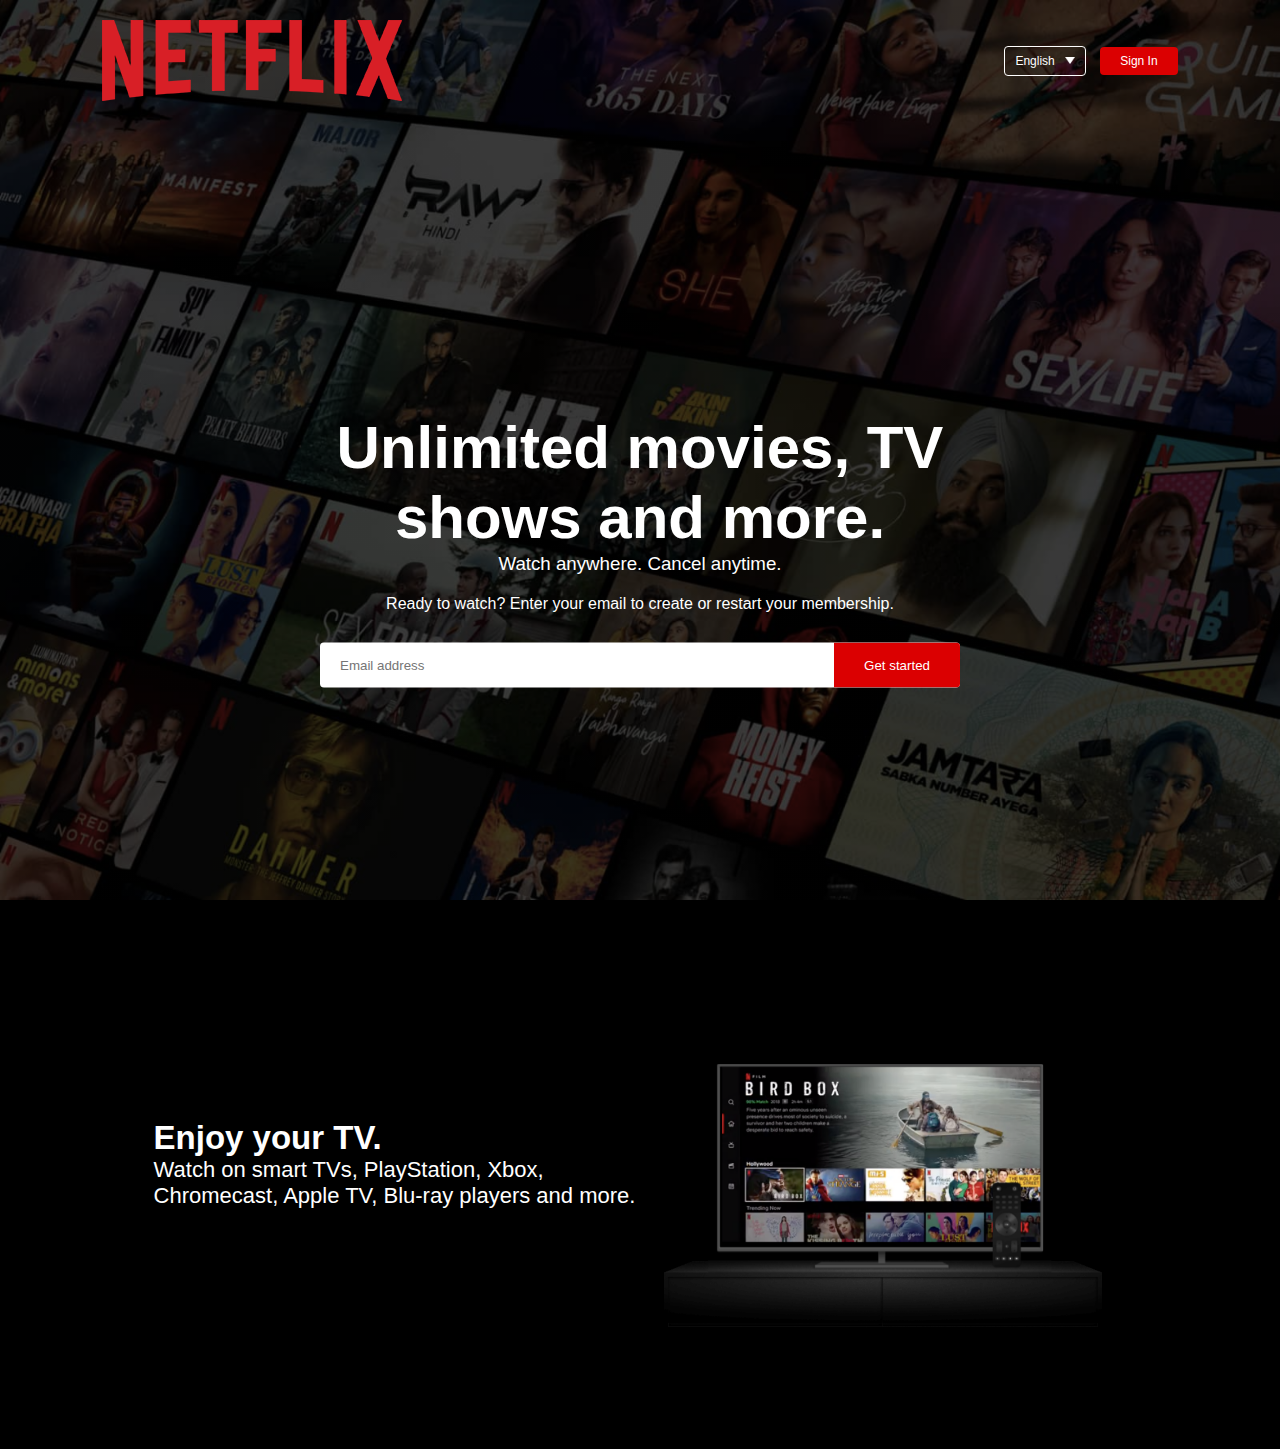
<file: netflix/index.html>
<!DOCTYPE html>
<html lang="en">
<head>
  <meta charset="UTF-8">
  <meta name="viewport" content="width=device-width, initial-scale=1.0">
  <title>netflix</title>
  <link rel="stylesheet" href="style.css">
</head>
<body>
  <div class="header">
    <nav>
      <img src="images/logo.png">
      <div>
        <button class="language-btn">English <img src="images/down-icon.png"></button>
        <button>Sign In</button>
      </div>
    </nav>
    <div class="header-content">
      <h1>Unlimited movies, TV shows and more.</h1>
      <h3>Watch anywhere. Cancel anytime.</h3>
      <p>Ready to watch? Enter your email to create or restart your membership.</p>
      <form action="" class="email-signup">
        <input type="email" name="email" id="email" placeholder="Email address" required>
        <button type="submit">Get started</button>
      </form>
    </div>
  </div>
  <div class="features">
    <div class="row">
      <div class="text-col">
        <h2>Enjoy your TV.</h2>
        <p>
          Watch on smart TVs, PlayStation, Xbox, Chromecast, Apple TV, Blu-ray players and more.
        </p>
      </div>
      <div class="img-col">
        <img src="images/feature-1.png">
      </div>
    </div>
  </div>
</body>
</html>
</file>
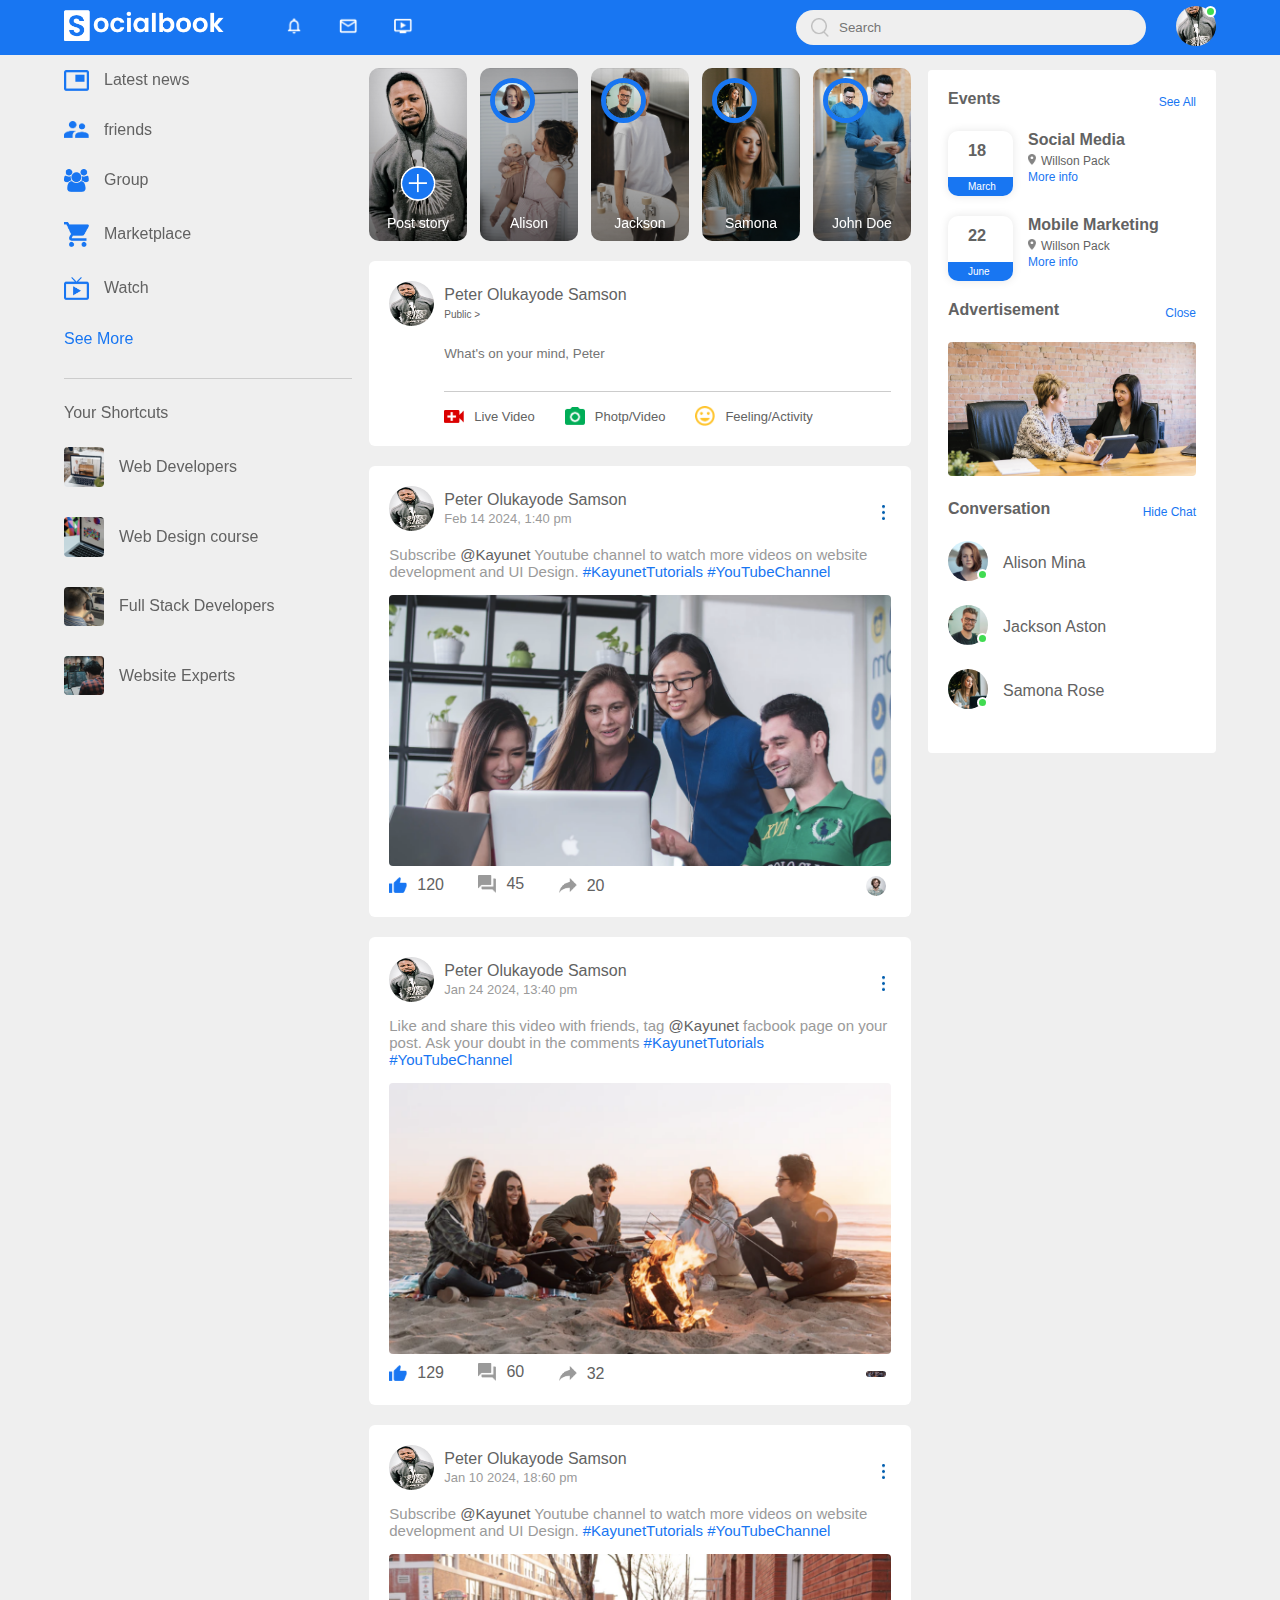
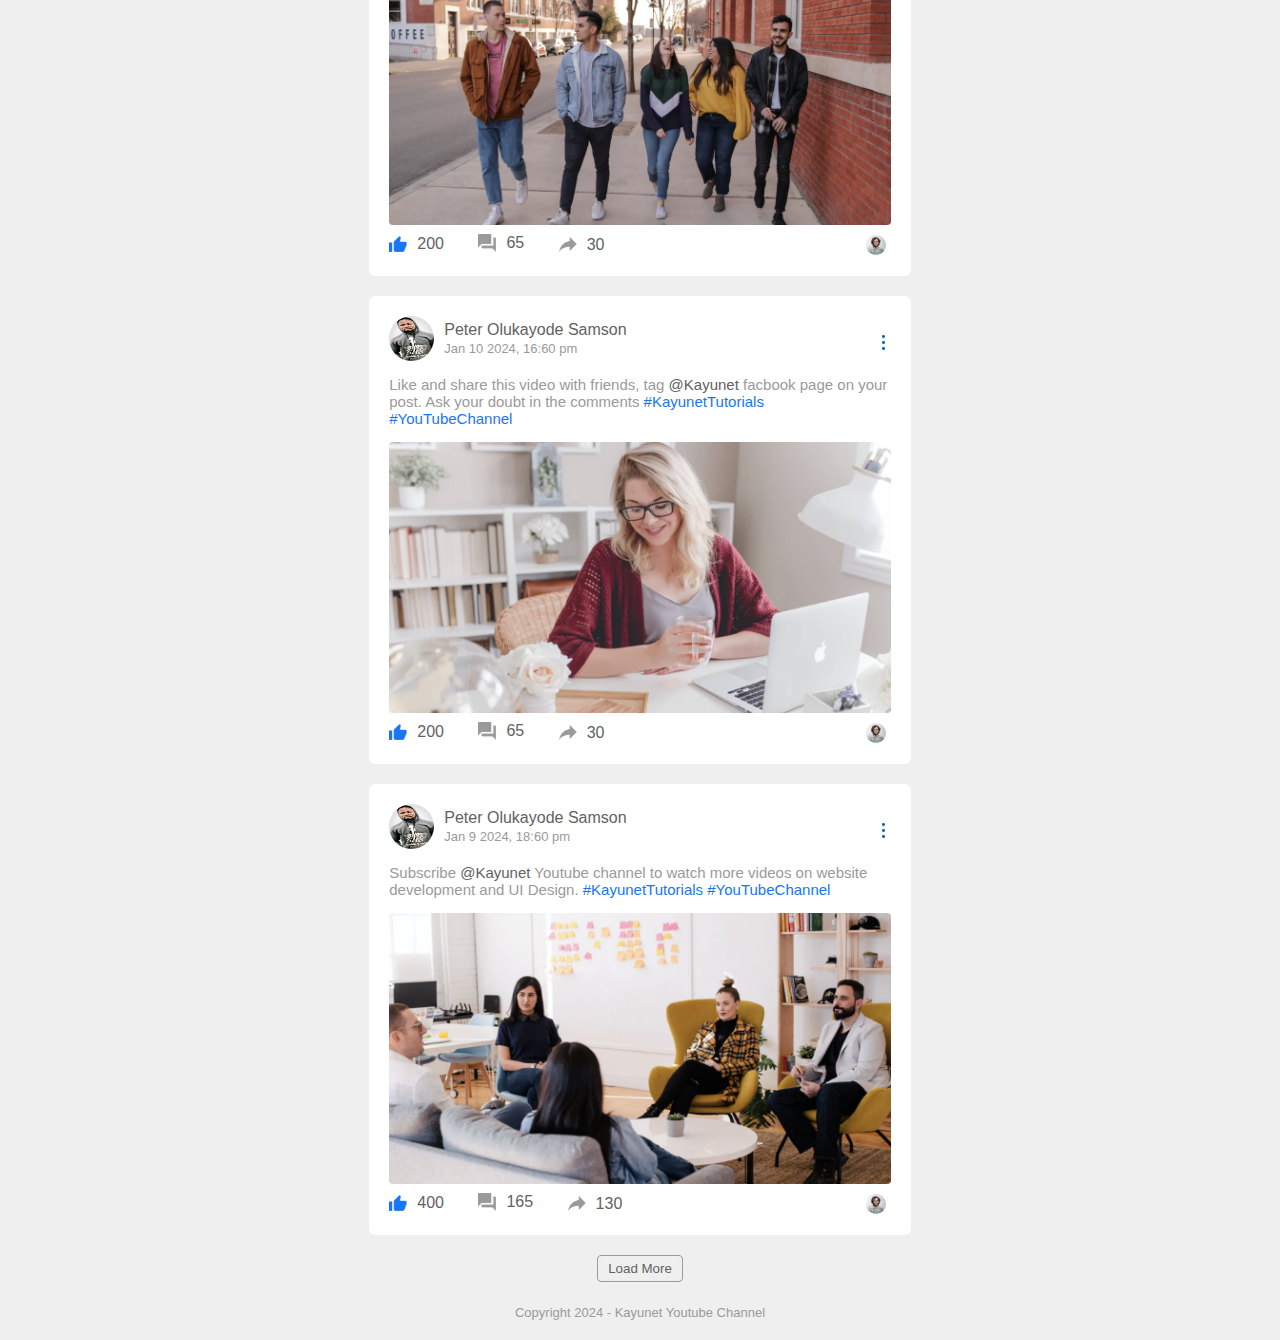
<file: socialbook/index.html>
<!DOCTYPE html>
<html lang="en">
<head>
  <meta charset="UTF-8">
  <meta name="viewport" content="width=device-width, initial-scale=1.0">
  <title>SocialBook</title>
  <link rel="stylesheet" href="style.css">
</head>
<body>
  <!----------Header---------->
    <nav>
      <div class="nav-left">
         <a href="index.html"><img src="images/logo.png" class="logo"></a>
         <ul>
            <li><img src="images/notification.png"></li>
            <li><img src="images/inbox.png"></li>
            <li><img src="images/video.png"></li>
         </ul>
      </div>
      <div class="nav-right">
        <div class="search-box">
          <img src="images/search.png">
          <input type="text" placeholder="Search">
        </div>
        <div class="nav-user-icon online" onclick="settingsMenuToggle()">
          <img src="images/samson2.jpg">
        </div>
      </div>

      <!-------Settings Menu------->
      <div class="settings-menu">
        <div id="dark-btn">
          <span></span>
        </div>

        <div class="settings-menu-inner">
          <div class="user-profile">
            <img src="images/samson2.jpg">
            <div>
              <p>Peter Olukayode Samson</p>
              <a href="profile.html">See your profile</a>
            </div>
          </div>
          <hr>
          <div class="user-profile">
            <img src="images/feedback.png">
            <div>
              <p>Give Feedback</p>
              <a href="">Help us to improve the new design</a>
            </div>
          </div>
          <hr>

          <div class="settings-links">
            <img src="images/setting.png" class="settings-icon">
            <a href="#">Settings & Privacy <img src="images/arrow.png" width="10px"></a>
          </div><div class="settings-links">
            <img src="images/help.png" class="settings-icon">
            <a href="#">Help & Support <img src="images/arrow.png" width="10px"></a>
          </div>
          <div class="settings-links">
            <img src="images/display.png" class="settings-icon">
            <a href="#">Display & Accessibilty <img src="images/arrow.png" width="10px"></a>
          </div>
          <div class="settings-links">
            <img src="images/logout.png" class="settings-icon">
            <a href="#">logout <img src="images/arrow.png" width="10px"></a>
          </div>

          </div>
        
        </div>

      </div>
    </nav>
  <!----------Header closed---------->

  <!--------------Main Page------------>
    <div class="container">
      <!----------------- Left-sidebar--------------->
      <div class="left-sidebar">
        <div class="imp-links">
            <a href=""><img src="images/news.png">Latest news</a>
            <a href=""><img src="images/friends.png">friends</a>
            <a href=""><img src="images/group.png">Group</a>
            <a href=""><img src="images/marketplace.png">Marketplace</a>
            <a href=""><img src="images/watch.png">Watch</a>
            <a href="">See More</a>
        </div>
        <div class="shortcut-links">
            <p>Your Shortcuts</p>
            <a href=""><img src="images/shortcut-1.png"> Web Developers</a>
            <a href=""><img src="images/shortcut-2.png"> Web Design course</a>
            <a href=""><img src="images/shortcut-3.png"> Full Stack Developers</a>
            <a href=""><img src="images/shortcut-4.png"> Website Experts</a>
        </div>
      </div>
      <!----------------- Main Content--------------->
      <div class="main-content">

        <div class="story-gallery">
          <div class="story story1">
            <img src="images/upload.png">
            <p>Post story</p>
          </div>
          <div class="story story2">
            <img src="images/member-1.png">
            <p>Alison</p>
          </div>
          <div class="story story3">
            <img src="images/member-2.png">
            <p>Jackson</p>
          </div>
          <div class="story story4">
            <img src="images/member-3.png">
            <p>Samona</p>
          </div>
          <div class="story story5">
            <img src="images/member-4.png">
            <p>John Doe</p>
          </div>
        </div>

        <div class="write-post-container">
          <div class="user-profile">
            <img src="images/samson2.jpg">
            <div>
              <p>Peter Olukayode Samson</p>
              <small>Public ></small>
            </div>
          </div>

          <div class="post-input-container">
          <textarea name="" id="" rows="3" placeholder="What's on your mind, Peter"></textarea>
          <div class="add-post-link">
            <a href=""><img src="images/live-video.png"> Live Video</a>
            <a href=""><img src="images/photo.png"> Photp/Video</a>
            <a href=""><img src="images/feeling.png"> Feeling/Activity</a>
          </div>
          </div>

        </div>

        <div class="post-container">
          <div class="post-row">
            <div class="user-profile">
              <img src="images/samson2.jpg">
              <div>
                <p>Peter Olukayode Samson</p>
                <span>Feb 14 2024, 1:40 pm</span>
              </div>
            </div>
            <a href=""><img src="images/more.png" alt=""></a>
          </div>
          <p class="post-text">Subscribe <span>@Kayunet</span> Youtube channel to watch more videos on website development and UI Design. <a href="">#KayunetTutorials</a> <a href="">#YouTubeChannel</a></p>
          <img src="images/feed-image-1.png" class="post-img" alt="">

          <div class="post-row">
            <div class="activity-icons">
              <div><img src="images/like-blue.png"> 120</div>
              <div><img src="images/comments.png"> 45</div>
              <div><img src="images/share.png"> 20</div>
            </div>
            <div class="post-profile-icon">
              <img src="images/profile-pic.png">
            </div>
          </div>
        </div>

        <div class="post-container">
          <div class="post-row">
            <div class="user-profile">
              <img src="images/samson2.jpg">
              <div>
                <p>Peter Olukayode Samson</p>
                <span>Jan 24 2024, 13:40 pm</span>
              </div>
            </div>
            <a href=""><img src="images/more.png" alt=""></a>
          </div>
          <p class="post-text">Like and share this video with friends, tag <span>@Kayunet</span> facbook page on your post. Ask your doubt in the comments <a href="">#KayunetTutorials</a> <a href="">#YouTubeChannel</a></p>
          <img src="images/feed-image-2.png" class="post-img" alt="">

          <div class="post-row">
            <div class="activity-icons">
              <div><img src="images/like-blue.png"> 129</div>
              <div><img src="images/comments.png"> 60</div>
              <div><img src="images/share.png"> 32</div>
            </div>
            <div class="post-profile-icon">
              <img src="images/cover.png">
            </div>
          </div>
        </div>

        <div class="post-container">
          <div class="post-row">
            <div class="user-profile">
              <img src="images/samson2.jpg">
              <div>
                <p>Peter Olukayode Samson</p>
                <span>Jan 10 2024, 18:60 pm</span>
              </div>
            </div>
            <a href=""><img src="images/more.png" alt=""></a>
          </div>
          <p class="post-text">Subscribe <span>@Kayunet</span> Youtube channel to watch more videos on website development and UI Design. <a href="">#KayunetTutorials</a> <a href="">#YouTubeChannel</a></p>
          <img src="images/feed-image-3.png" class="post-img" alt="">

          <div class="post-row">
            <div class="activity-icons">
              <div><img src="images/like-blue.png"> 200</div>
              <div><img src="images/comments.png"> 65</div>
              <div><img src="images/share.png"> 30</div>
            </div>
            <div class="post-profile-icon">
              <img src="images/profile-pic.png">
            </div>
          </div>
        </div>

        <div class="post-container">
          <div class="post-row">
            <div class="user-profile">
              <img src="images/samson2.jpg">
              <div>
                <p>Peter Olukayode Samson</p>
                <span>Jan 10 2024, 16:60 pm</span>
              </div>
            </div>
            <a href=""><img src="images/more.png" alt=""></a>
          </div>
          <p class="post-text">Like and share this video with friends, tag <span>@Kayunet</span> facbook page on your post. Ask your doubt in the comments <a href="">#KayunetTutorials</a> <a href="">#YouTubeChannel</a></p>
          <img src="images/feed-image-4.png" class="post-img" alt="">

          <div class="post-row">
            <div class="activity-icons">
              <div><img src="images/like-blue.png"> 200</div>
              <div><img src="images/comments.png"> 65</div>
              <div><img src="images/share.png"> 30</div>
            </div>
            <div class="post-profile-icon">
              <img src="images/profile-pic.png">
            </div>
          </div>
        </div>

        <div class="post-container">
          <div class="post-row">
            <div class="user-profile">
              <img src="images/samson2.jpg">
              <div>
                <p>Peter Olukayode Samson</p>
                <span>Jan 9 2024, 18:60 pm</span>
              </div>
            </div>
            <a href=""><img src="images/more.png" alt=""></a>
          </div>
          <p class="post-text">Subscribe <span>@Kayunet</span> Youtube channel to watch more videos on website development and UI Design. <a href="">#KayunetTutorials</a> <a href="">#YouTubeChannel</a></p>
          <img src="images/feed-image-5.png" class="post-img" alt="">

          <div class="post-row">
            <div class="activity-icons">
              <div><img src="images/like-blue.png"> 400</div>
              <div><img src="images/comments.png"> 165</div>
              <div><img src="images/share.png"> 130</div>
            </div>
            <div class="post-profile-icon">
              <img src="images/profile-pic.png">
            </div>
          </div>
        </div>

        <button type="button" class="load-more-btn">Load More</button>

      </div>


      <!----------------- Right-sidebar--------------->
      <div class="right-sidebar">

        <div class="sidebar-title">
          <h4>Events</h4>
          <a href="">See All</a>
        </div>

        <div class="event">
          <div class="left-event">
            <h3>18</h3>
            <span>March</span>
          </div>
          <div class="right-event">
            <h4>Social Media</h4>
            <p><img src="images/location.png" alt="">Willson Pack</img></p>
            <a href="">More info</a>
          </div>
        </div>
        <div class="event">
          <div class="left-event">
            <h3>22</h3>
            <span>June</span>
          </div>
          <div class="right-event">
            <h4>Mobile Marketing</h4>
            <p><img src="images/location.png" alt="">Willson Pack</img></p>
            <a href="">More info</a>
          </div>
        </div>
        <div class="sidebar-title">
          <h4>Advertisement</h4>
          <a href="">Close</a>
        </div>
        <img src="images/advertisement.png" class="sidebar-ads">

        <div class="sidebar-title">  
          <h4>Conversation</h4>
          <a href="">Hide Chat</a>
        </div>

        <div class="online-list">
          <div class="online">
            <img src="images/member-1.png">
          </div>
          <p>Alison Mina</p>
        </div><div class="online-list">
          <div class="online">
            <img src="images/member-2.png">
          </div>
          <p>Jackson Aston</p>
        </div><div class="online-list">
          <div class="online">
            <img src="images/member-3.png">
          </div>
          <p>Samona Rose</p> 
        </div>

      </div>
    </div>
    <footer>
      <p>Copyright 2024 - Kayunet Youtube Channel</p>
  </footer>

  <script src="script.js">
    
  </script>

</body>
</html>
</file>
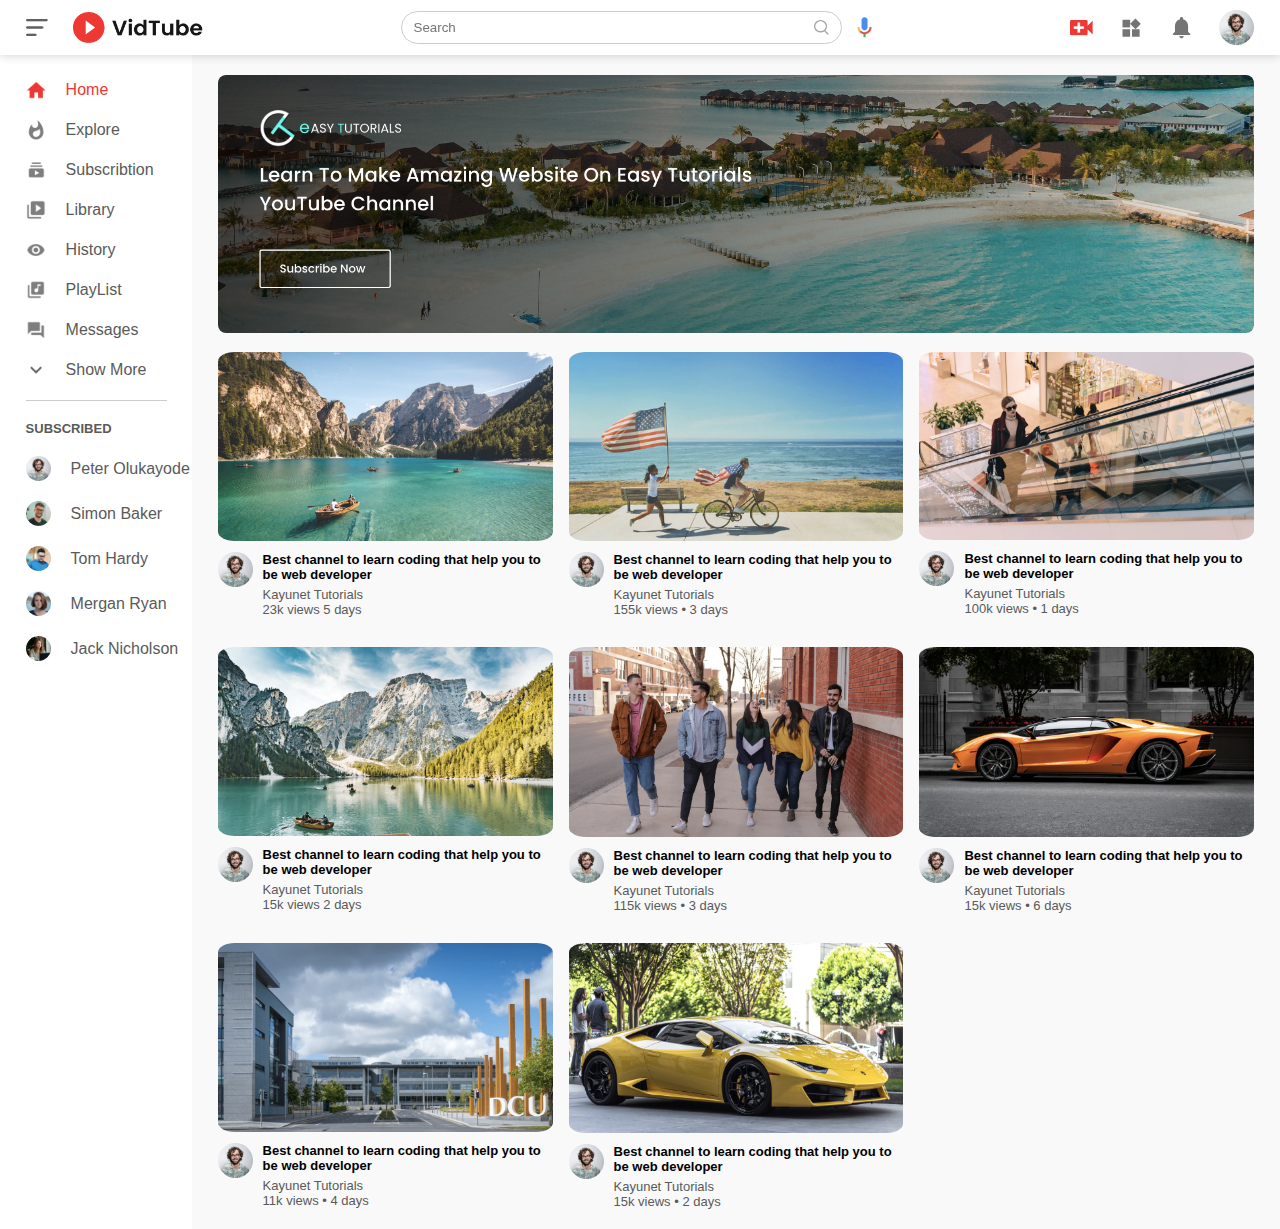
<file: vidTube/index.html>
<!DOCTYPE html>
<html lang="en">
<head>
  <meta charset="UTF-8">
  <meta name="viewport" content="width=device-width, initial-scale=1.0">
  <title>Video Sharing Website - Kayunet Youtube Channel</title>
  <link rel="stylesheet" href="style.css">
</head>
<body>
  <nav class="flex-div">
    <div class="nav-left flex-div">
      <img src="images/menu.png" class="menu-icon">
      <img src="images/logo.png" class="logo">
    </div>
    <div class="nav-middle flex-div">
      <div class="search-box flex-div">
        <input type="text" placeholder="Search">
        <img src="images/search.png">
      </div>
      <img src="images/voice-search.png" class="mic-icon">
    </div>
    <div class="nav-right flex-div">
      <img src="images/upload.png">
      <img src="images/more.png">
      <img src="images/notification.png">
      <img src="images/Jack.png" class="user-icon">
    </div>
  </nav>
  <!---------Sidebar------------ ------>
  <div class="sidebar">
    <div class="shortcut-links">
      <a href=""><img src="images/home.png"><p>Home</p></a>
      <a href=""><img src="images/explore.png"><p>Explore</p></a>
      <a href=""><img src="images/subscriprion.png"><p>Subscribtion</p></a>
      <a href=""><img src="images/library.png"><p>Library</p></a>
      <a href=""><img src="images/history.png"><p>History</p></a>
      <a href=""><img src="images/playlist.png"><p>PlayList</p></a>
      <a href=""><img src="images/messages.png"><p>Messages</p></a>
      <a href=""><img src="images/show-more.png"><p>Show More</p></a>
      <hr>
    </div>
    <div class="subscribed-list">
      <h3>SUBSCRIBED</h3>
      <a href=""><img src="images/Jack.png"><p>Peter Olukayode</p></a>
      <a href=""><img src="images/simon.png"><p>Simon Baker</p></a>
      <a href=""><img src="images/tom.png"><p>Tom Hardy</p></a>
      <a href=""><img src="images/megan.png"><p>Mergan Ryan</p></a>
      <a href=""><img src="images/cameron.png"><p>Jack Nicholson</p></a>
    </div>
  </div>

  <!--------------Main---------------------->
  <div class="container">
    <div class="banner">
      <img src="images/banner.png">
    </div>
    <div class="list-container">
      <div class="vid-list">
        <a href=""><img src="images/thumbnail1.png" class="thumbnail"></a>
        <div class="flex-div">
          <img src="images/Jack.png">
          <div class="vid-info">
            <a href="">Best channel to learn coding that help you to be web developer</a>
            <p>Kayunet Tutorials</p>
            <p>23k views 5 days </p>
          </div>
        </div>

      </div>
      <div class="vid-list">
        <a href=""><img src="images/thumbnail2.png" class="thumbnail"></a>
        <div class="flex-div">
          <img src="images/Jack.png">
          <div class="vid-info">
            <a href="">Best channel to learn coding that help you to be web developer</a>
            <p>Kayunet Tutorials</p>
            <p>155k views &bull; 3 days </p>
          </div>
        </div>
        
      </div>
      <div class="vid-list">
        <a href=""><img src="images/thumbnail3.png" class="thumbnail"></a>
        <div class="flex-div">
          <img src="images/Jack.png">
          <div class="vid-info">
            <a href="">Best channel to learn coding that help you to be web developer</a>
            <p>Kayunet Tutorials</p>
            <p>100k views &bull; 1 days </p>
          </div>
        </div>
        
      </div>
      <div class="vid-list">
        <a href=""><img src="images/thumbnail4.png" class="thumbnail"></a>
        <div class="flex-div">
          <img src="images/Jack.png">
          <div class="vid-info">
            <a href="">Best channel to learn coding that help you to be web developer</a>
            <p>Kayunet Tutorials</p>
            <p>15k views 2 days </p>
          </div>
        </div>
        
      </div>
      <div class="vid-list">
        <a href=""><img src="images/thumbnail5.png" class="thumbnail"></a>
        <div class="flex-div">
          <img src="images/Jack.png">
          <div class="vid-info">
            <a href="">Best channel to learn coding that help you to be web developer</a>
            <p>Kayunet Tutorials</p>
            <p>115k views &bull; 3 days </p>
          </div>
        </div>
        
      </div>
      <div class="vid-list">
        <a href=""><img src="images/thumbnail6.png" class="thumbnail"></a>
        <div class="flex-div">
          <img src="images/Jack.png">
          <div class="vid-info">
            <a href="">Best channel to learn coding that help you to be web developer</a>
            <p>Kayunet Tutorials</p>
            <p>15k views &bull; 6 days </p>
          </div>
        </div>
        
      </div>
      <div class="vid-list">
        <a href=""><img src="images/thumbnail7.png" class="thumbnail"></a>
        <div class="flex-div">
          <img src="images/Jack.png">
          <div class="vid-info">
            <a href="">Best channel to learn coding that help you to be web developer</a>
            <p>Kayunet Tutorials</p>
            <p>11k views &bull; 4 days </p>
          </div>
        </div>
        
      </div>
      <div class="vid-list">
        <a href=""><img src="images/thumbnail8.png" class="thumbnail"></a>
        <div class="flex-div">
          <img src="images/Jack.png">
          <div class="vid-info">
            <a href="">Best channel to learn coding that help you to be web developer</a>
            <p>Kayunet Tutorials</p>
            <p>15k views &bull; 2 days </p>
          </div>
        </div>
        
      </div>
    </div>

  </div>

  <script src="script.js"></script>
</body>
</html>
</file>
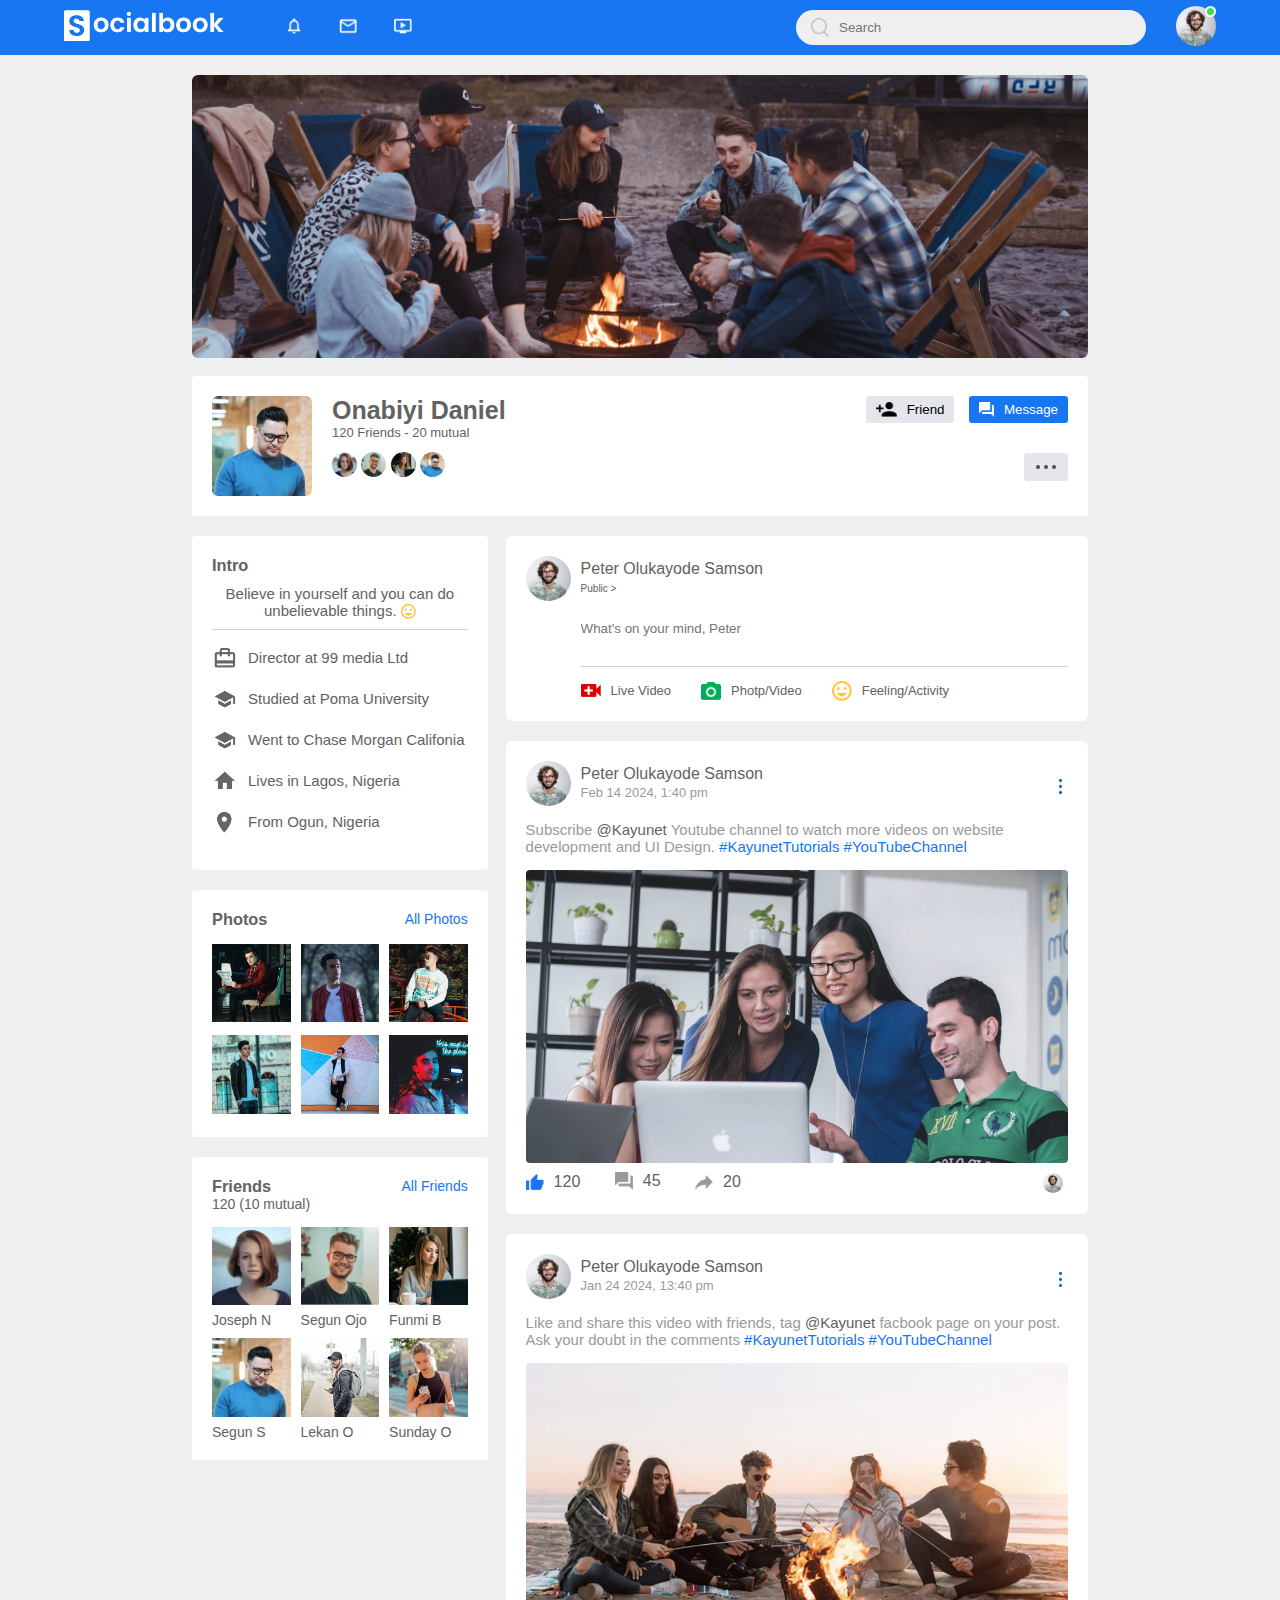
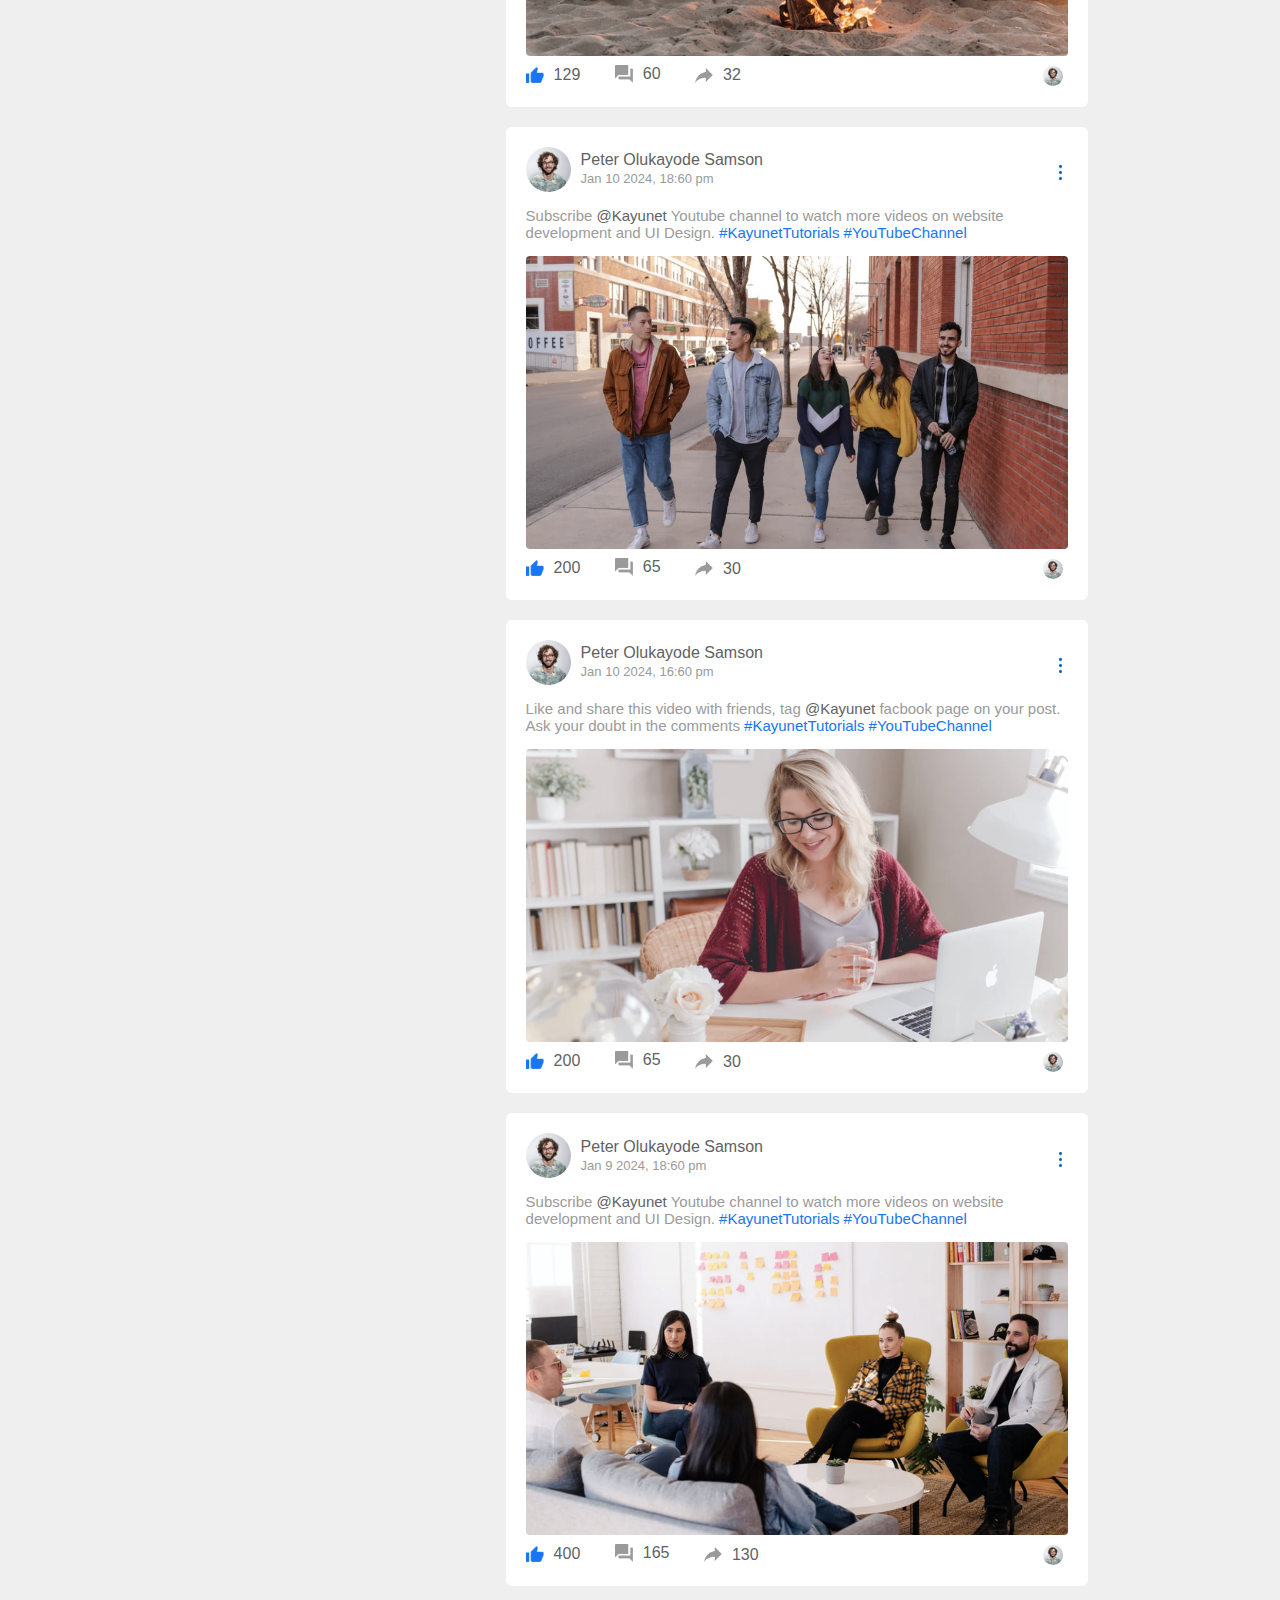
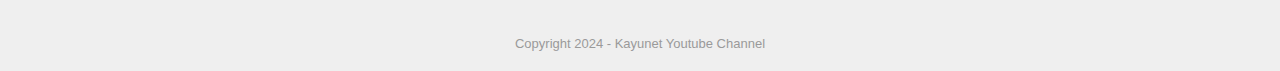
<file: socialbook/profile.html>
<!DOCTYPE html>
<html lang="en">
<head>
  <meta charset="UTF-8">
  <meta name="viewport" content="width=device-width, initial-scale=1.0">
  <title>profile Page</title>
  <link rel="stylesheet" href="style.css">
</head>
<body>
  <!----------Header---------->
    <nav>
      <div class="nav-left">
         <a href="index.html"><img src="images/logo.png" class="logo"></a>
         <ul>
            <li><img src="images/notification.png"></li>
            <li><img src="images/inbox.png"></li>
            <li><img src="images/video.png"></li>
         </ul>
      </div>
      <div class="nav-right">
        <div class="search-box">
          <img src="images/search.png">
          <input type="text" placeholder="Search">
        </div>
        <div class="nav-user-icon online" onclick="settingsMenuToggle()">
          <img src="images/profile-pic.png">
        </div>
      </div>

      <!-------dropdown Settings Menu------->
      <div class="settings-menu">
        <div id="dark-btn">
          <span></span>
        </div>

        <div class="settings-menu-inner">
          <div class="user-profile">
            <img src="images/profile-pic.png">
            <div>
              <p>Peter Olukayode Samson</p>
              <a href="profile.html">See your profile</a>
            </div>
          </div>
          <hr>
          <div class="user-profile">
            <img src="images/feedback.png">
            <div>
              <p>Give Feedback</p>
              <a href="">Help us to improve the new design</a>
            </div>
          </div>
          <hr>

          <div class="settings-links">
            <img src="images/setting.png" class="settings-icon">
            <a href="#">Settings & Privacy <img src="images/arrow.png" width="10px"></a>
          </div><div class="settings-links">
            <img src="images/help.png" class="settings-icon">
            <a href="#">Help & Support <img src="images/arrow.png" width="10px"></a>
          </div>
          <div class="settings-links">
            <img src="images/display.png" class="settings-icon">
            <a href="#">Display & Accessibilty <img src="images/arrow.png" width="10px"></a>
          </div>
          <div class="settings-links">
            <img src="images/logout.png" class="settings-icon">
            <a href="#">logout <img src="images/arrow.png" width="10px"></a>
          </div>

          </div>
        
        </div>

      </div>
    </nav>
  <!----------Header closed---------->

  <!-------------Profile Page------------>
     <div class="profile-container">
      <img class="cover-img" src="images/cover.png" alt="">
      <div class="profile-details">
        <div class="pd-left">
          <div class="pd-row">
            <img src="images/profile.png" class="pd-image">
            <div>
              <h3>Onabiyi Daniel</h3>
              <p>120 Friends - 20 mutual</p>
              <img src="images/member-1.png">
              <img src="images/member-2.png">
              <img src="images/member-3.png">
              <img src="images/member-4.png">
            </div>
          </div>
        </div>
        <div class="pd-right">

          <button type="button"><img src="images/add-friends.png"> Friend</button>
          <button type="button"><img src="images/message.png"> Message</button>
          <br>
          <a href=""><img src="images/more.png"></a>

        </div>
      </div>

      <div class="profile-info">
        <div class="info-col">
          
          <div class="profile-intro">
            <h3>Intro</h3>
            <p class="intro-text">Believe in yourself and you can do unbelievable things. <img src="images/feeling.png"></p>
            <hr>
            <ul>
              <li><img src="images/profile-job.png"> Director at 99 media Ltd</li>
              <li><img src="images/profile-study.png"> Studied at Poma University</li>
              <li><img src="images/profile-study.png"> Went to Chase Morgan Califonia</li>
              <li><img src="images/profile-home.png"> Lives in Lagos, Nigeria</li>
              <li><img src="images/profile-location.png" alt=""> From Ogun, Nigeria</li>
            </ul>
          </div>

          <div class="profile-intro">
            <div class="title-box">
              <h3>Photos</h3>
              <a href="">All Photos</a>
            </div>
            <div class="photo-box">
              <div><img src="images/photo1.png"></div>
              <div><img src="images/photo2.png"></div>
              <div><img src="images/photo3.png"></div>
              <div><img src="images/photo4.png"></div>
              <div><img src="images/photo5.png"></div>
              <div><img src="images/photo6.png"></div>
            </div>
          </div>
          <div class="profile-intro">
            <div class="title-box">
              <h3>Friends</h3>
              <a href="">All Friends</a>
            </div>
            <p>120 (10 mutual)</p>
            <div class="friends-box">
              <div><img src="images/member-1.png"> <p>Joseph N</p></div>
              <div><img src="images/member-2.png"> <p>Segun Ojo</p></div>
              <div><img src="images/member-3.png"> <p>Funmi B</p></div>
              <div><img src="images/member-4.png">  <p>Segun S</p></div>
              <div><img src="images/member-5.png"> <p>Lekan O</p></div>
              <div><img src="images/member-6.png"> <p>Sunday O</p></div>
            </div>
          </div>
        </div>
        <div class="post-col">
          <div class="write-post-container">
            <div class="user-profile">
              <img src="images/profile-pic.png">
              <div>
                <p>Peter Olukayode Samson</p>
                <small>Public ></small>
              </div>
            </div>
  
            <div class="post-input-container">
            <textarea name="" id="" rows="3" placeholder="What's on your mind, Peter"></textarea>
            <div class="add-post-link">
              <a href=""><img src="images/live-video.png"> Live Video</a>
              <a href=""><img src="images/photo.png"> Photp/Video</a>
              <a href=""><img src="images/feeling.png"> Feeling/Activity</a>
            </div>
            </div>
  
          </div>
          <div class="post-container">
            <div class="post-row">
              <div class="user-profile">
                <img src="images/profile-pic.png">
                <div>
                  <p>Peter Olukayode Samson</p>
                  <span>Feb 14 2024, 1:40 pm</span>
                </div>
              </div>
              <a href=""><img src="images/more.png" alt=""></a>
            </div>
            <p class="post-text">Subscribe <span>@Kayunet</span> Youtube channel to watch more videos on website development and UI Design. <a href="">#KayunetTutorials</a> <a href="">#YouTubeChannel</a></p>
            <img src="images/feed-image-1.png" class="post-img" alt="">
  
            <div class="post-row">
              <div class="activity-icons">
                <div><img src="images/like-blue.png"> 120</div>
                <div><img src="images/comments.png"> 45</div>
                <div><img src="images/share.png"> 20</div>
              </div>
              <div class="post-profile-icon">
                <img src="images/profile-pic.png">
              </div>
            </div>
          </div>
  
          <div class="post-container">
            <div class="post-row">
              <div class="user-profile">
                <img src="images/profile-pic.png">
                <div>
                  <p>Peter Olukayode Samson</p>
                  <span>Jan 24 2024, 13:40 pm</span>
                </div>
              </div>
              <a href=""><img src="images/more.png" alt=""></a>
            </div>
            <p class="post-text">Like and share this video with friends, tag <span>@Kayunet</span> facbook page on your post. Ask your doubt in the comments <a href="">#KayunetTutorials</a> <a href="">#YouTubeChannel</a></p>
            <img src="images/feed-image-2.png" class="post-img" alt="">
  
            <div class="post-row">
              <div class="activity-icons">
                <div><img src="images/like-blue.png"> 129</div>
                <div><img src="images/comments.png"> 60</div>
                <div><img src="images/share.png"> 32</div>
              </div>
              <div class="post-profile-icon">
                <img src="images/profile-pic.png">
              </div>
            </div>
          </div>
  
          <div class="post-container">
            <div class="post-row">
              <div class="user-profile">
                <img src="images/profile-pic.png">
                <div>
                  <p>Peter Olukayode Samson</p>
                  <span>Jan 10 2024, 18:60 pm</span>
                </div>
              </div>
              <a href=""><img src="images/more.png" alt=""></a>
            </div>
            <p class="post-text">Subscribe <span>@Kayunet</span> Youtube channel to watch more videos on website development and UI Design. <a href="">#KayunetTutorials</a> <a href="">#YouTubeChannel</a></p>
            <img src="images/feed-image-3.png" class="post-img" alt="">
  
            <div class="post-row">
              <div class="activity-icons">
                <div><img src="images/like-blue.png"> 200</div>
                <div><img src="images/comments.png"> 65</div>
                <div><img src="images/share.png"> 30</div>
              </div>
              <div class="post-profile-icon">
                <img src="images/profile-pic.png">
              </div>
            </div>
          </div>
  
          <div class="post-container">
            <div class="post-row">
              <div class="user-profile">
                <img src="images/profile-pic.png">
                <div>
                  <p>Peter Olukayode Samson</p>
                  <span>Jan 10 2024, 16:60 pm</span>
                </div>
              </div>
              <a href=""><img src="images/more.png" alt=""></a>
            </div>
            <p class="post-text">Like and share this video with friends, tag <span>@Kayunet</span> facbook page on your post. Ask your doubt in the comments <a href="">#KayunetTutorials</a> <a href="">#YouTubeChannel</a></p>
            <img src="images/feed-image-4.png" class="post-img" alt="">
  
            <div class="post-row">
              <div class="activity-icons">
                <div><img src="images/like-blue.png"> 200</div>
                <div><img src="images/comments.png"> 65</div>
                <div><img src="images/share.png"> 30</div>
              </div>
              <div class="post-profile-icon">
                <img src="images/profile-pic.png">
              </div>
            </div>
          </div>
          <div class="post-container">
            <div class="post-row">
              <div class="user-profile">
                <img src="images/profile-pic.png">
                <div>
                  <p>Peter Olukayode Samson</p>
                  <span>Jan 9 2024, 18:60 pm</span>
                </div>
              </div>
              <a href=""><img src="images/more.png" alt=""></a>
            </div>
            <p class="post-text">Subscribe <span>@Kayunet</span> Youtube channel to watch more videos on website development and UI Design. <a href="">#KayunetTutorials</a> <a href="">#YouTubeChannel</a></p>
            <img src="images/feed-image-5.png" class="post-img" alt="">
  
            <div class="post-row">
              <div class="activity-icons">
                <div><img src="images/like-blue.png"> 400</div>
                <div><img src="images/comments.png"> 165</div>
                <div><img src="images/share.png"> 130</div>
              </div>
              <div class="post-profile-icon">
                <img src="images/profile-pic.png">
              </div>
            </div>
          </div>
        </div>
      </div>
      
     </div>


    <footer>
      <p>Copyright 2024 - Kayunet Youtube Channel</p>
  </footer>

  <script src="script.js">
    
  </script>

</body>
</html>
</file>
<file: netflix/style.css>
*{
  margin: 0;
  padding: 0;
  font-family: 'poppins', sans-serif;
  box-sizing: border-box;
}

body{
  background-color: #000;
  color: #fff;
}
.header{
  width: 100%;
  height: 100vh;
  background-image: linear-gradient(rgba(0,0,0,0.7), rgba(0,0,0,0.7)), url(images/header-image.png);
  background-size: cover;
  background-position: center;
  padding: 10px 8%; 
  position: relative;
}
nav{
  display: flex;
  align-items: center;
  justify-content: space-between;
  padding: 10px 0;
}
.logo{
  width: 150px;
  cursor: pointer;
}
nav button{
  border: 0;
  outline: 0;
  background-color: #db0001;
  color: #fff;
  padding: 7px 20px;
  font-size: 12px;
  border-radius: 4px;
  margin-left: 10px;
  cursor: pointer;
}
nav button:first-child{
  display: inline-flex;
  align-items: center;
  background: transparent;
  border: 1px solid #fff;
  padding: 7px 10px;
} 
/*.language-btn{
  display: inline-flex;
  align-items: center;
  background: transparent;
  border: 1px solid #fff;
  padding: 7px 10px;
}*/
.language-btn img{
  width: 10px;
  margin-left: 10px;
}
.header-content{
  position: absolute;
  top: 50%;
  left: 50%;
  transform: translate(-50%, -50%);
  text-align: center;
  margin-top: 100px;
}
.header-content h1{
  font-size: 60px;
  line-height: 70px;
  font-weight: 600;
  max-width: 650px;
}
.header-content h3{
  font-weight: 400;
  margin-bottom: 20px;
}
.email-signup{
  background: #fff;
  border-radius: 4px;
  display: flex;
  align-items: center;
  margin-top: 30px;
  overflow: hidden;
}
.email-signup input{
  flex: 1;
  border: 0;
  outline: 0;
  margin-left: 20px;
}
.email-signup button{
  background: #db0001;
  border: 0;
  outline: 0;
  color: #fff;
  cursor: pointer;
  padding: 15px 30px;
}
/* ------features-------*/
.features{
  padding: 50px 12%;
  font-size: 22px;
}
.row{
  display: flex;
  width: 100%;
  align-items: center;
  flex-wrap: wrap;
  padding: 50px 0
}
.text-col{
  flex-basis: 50%;
  margin-bottom: 20px;
}
.img-col{
  flex-basis: 50%;
  margin-bottom: 20px;
}
.img-col img{
  display: block;
  width: 90%;
  margin: auto;
}
</file>
<file: socialbook/style.css>
*{
  margin: 0;
  padding: 0;
  font-family: 'poppins', sans-serif;
  box-sizing: border-box;
}
:root{
  --body-color: #efefef;
  --nav-color: #1876f2;
  --bg-color: #fff;
  
}
.dark-theme {
  --body-color: #0a0a0a;
  --nav-color: #000;
  --bg-color: #000;
}

body{ 
  background-color: var(--body-color);
  transition: background 0.3s;
}

/************Navigation bar*****************/
nav{
  display: flex;
  align-items: center;
  justify-content: space-between;
  background: var(--nav-color);
  padding: 5px 5%;
  position: sticky;
  top: 0;
  z-index: 100;
}
.logo{
  width: 160px;
  margin-right: 45px ; 
}
.nav-left, .nav-right{
  display: flex;
  align-items: center;
}
.nav-left ul li{
  list-style: none;
  display: inline-block;
}
.nav-left ul li img{
  width: 20px;
  margin: 0 15px;
}
.nav-user-icon img{
  width: 40px;
  height: 40px;
  border-radius: 50%;
  object-fit: cover;
  cursor: pointer;
  
}
.nav-user-icon{
  margin-left: 30px ;
}
.search-box{
  background: #efefef;
  width: 350px;
  border-radius: 20px;
  display: flex;
  align-items: center;
  padding: 0 15px;
}

.search-box img{
  width: 18px;
}
.search-box input{
  width: 100%;
  background-color: transparent;
  padding: 10px;
  outline: none;
  border: 0;
}
.online{
  position: relative;
}
.online::after{
  content: '';
  width: 7px;
  height: 7px;
  border: 2px solid #fff;
  border-radius: 50%;
  background: #41db51;
  position: absolute;
  top: 0;
  right: 0;
}

/**********Main-page**********/
.container{
  display: flex;
  justify-content: space-between;
  padding: 13px 5%;
}
/**********Left side bar**********/

.left-sidebar{
  flex-basis: 25%;
  position: sticky;
  top: 70px;
  align-self: flex-start;
}

.main-content{
  flex-basis: 47%;
}

.imp-links a, .shortcut-links a{
  text-decoration: none;
  display: flex;
  align-items: center;
  margin-bottom: 30px;
  color: #626262;
  width: fit-content; 
}

.imp-links img{
  width: 25px;
  margin-right: 15px; 
}
.imp-links a:last-child{
  color: #1876f2;
}
.imp-links{
  border-bottom: 1px solid #ccc;
}
.shortcut-links a img{
  width: 40px;
  border-radius: 4px;
  margin-right: 15px;
}
.shortcut-links p{
  margin: 25px 0;
  color: #626262;
  font-weight: 500;
}

  /************Right Sidebar*******/
.right-sidebar{
  flex-basis: 25%;
  position: sticky;
  top: 70px;
  align-self: flex-start;
  background: var(--bg-color);
  padding: 20px;
  border-radius: 4px;
  color: #626262;
} 
.sidebar-title{
  display: flex;
  align-items: center;
  justify-content: space-between;
  margin-bottom: 18px;
}
.right-sidebar h4{
  font-weight: 600;
  font-size: 16px;
  margin-bottom:5px;
}
.sidebar-title a{
  text-decoration: none;
  color: #1876f2;
  font-size: 12px;
}
.event {
  display: flex;
  font-size: 14px;
  margin-bottom: 20px;
}
.right-event img{
  width: 8px;
  align-items: center;
  margin-right: 5px;
}

.left-event{
  border-radius: 10px;
  height: 65px;
  width: 65px;
  margin-right: 15px;
  padding: 10px 20px;
  align-items: center;
  position: relative;
  overflow: hidden;
  box-shadow: 0 0 10px rgba(0, 0, 0, 0.1); 
}
.event p{
  font-size: 12px;
}
.event a{
  font-size: 12px;
  text-decoration: none;
  color: #1876f2;
}

.left-event span{
  position: absolute;
  bottom: 0;
  left: 0;
  width: 100%;
  background: #1876f2;
  color: #fff;
  font-size: 10px;
  padding: 4px 20px;
}
.sidebar-ads{
  width: 100%;
  margin-bottom: 20px;
  border-radius: 4px;
}
.online-list {
  display: flex;
  align-items: center;
  margin-bottom: 20px;
}
.online-list .online img{
  width: 40px; 
  border-radius: 50%;
}
.online-list .online{
  width: 40px; 
  border-radius: 50%;
  margin-right: 15px;
}
.online-list .online::after{
  top: unset;
  bottom: 5px;
}

/**********Middle page**********/
.story-gallery{
  display: flex;
  justify-content: space-between;
  margin-bottom: 20px;
}
.story{
  flex-basis: 18%;
  padding-top: 32%;
  position: relative;
  background-image: linear-gradient(transparent, rgba(0,0,0,0.5)), url(images/samson2.jpg);
  background-position: center;
  background-size: cover;
  border-radius: 10px;
}
.story img {
  position: absolute;
  top: 10px;
  left: 10px;
  width: 45px;
  border-radius: 50%;
  border: 5px solid #1876f2;
}
.story p{
  position: absolute;
  bottom: 10px;
  width: 100%;
  text-align: center;
  color: #fff;
  font-size: 14px;
}
.story1{
  background-image: linear-gradient(transparent, rgba(0,0,0,0.5)), url(images/samson2.jpg);
}
.story2{
  background-image: linear-gradient(transparent, rgba(0,0,0,0.5)), url(images/status-2.png);
}
.story3{
  background-image: linear-gradient(transparent, rgba(0,0,0,0.5)), url(images/status-3.png);
}
.story4{
  background-image: linear-gradient(transparent, rgba(0,0,0,0.5)), url(images/status-4.png);
}
.story5{
  background-image: linear-gradient(transparent, rgba(0,0,0,0.5)), url(images/status-5.png);
}
.story.story1 img{
  top: unset;
  left: 50%;
  bottom: 40px;
  transform: translate(-50%);
  border: 0;
  width: 35px;
}
.write-post-container{
  width: 100%;
  background: var(--bg-color);
  border-radius: 6px;
  padding: 20px;
  color: #626262; 
}
.user-profile{
  display: flex;
  align-items: center;
}
.user-profile img {
  width: 45px;
  height: 45px;
  border-radius: 50%;
  margin-right: 10px;
  background-position: contain;
}
.user-profile p{
  margin-bottom: 0px;
  font-weight: 500;
  color: #626262;
}
.user-profile small{
  font-size: 10px;
}
.user-profile small img{
  width: 10px;
  position: center;
}
.post-input-container{
  padding-left: 55px;
  padding-top: 20px;
}
.post-input-container textarea{
  width: 100%;
  border: none;
  outline: none;
  border-bottom: 1px solid #ccc;
  background: transparent;
  resize: none;
}
.add-post-link {
  display: flex;
  margin-top: 10px;
}
.add-post-link a{
  text-decoration: none;
  display: flex;
  align-items: center;
  color: #626262;
  margin-right: 30px;
  font-size: 13px;
}
.add-post-link a img {
  width: 20px;
  margin-right: 10px;
}
.post-container {
  width: 100%;
  background: var(--bg-color);
  border-radius: 6px;
  padding: 20px;
  color: #626262;
  margin: 20px 0;
}
.user-profile span{
  font-size: 13px;
  color: #9a9a9a;
}
.post-text{
  color: #9a9a9a;
  margin: 15px 0;
  font-size: 15px;
}
.post-text span{
  color: #626262;
  font-weight: 500;
}
.post-text a{
  color: #1876f2;
  text-decoration: none;
}
.post-img {
  width: 100%;
  border-radius: 4px;
  margin-bottom: 5px;
}
.post-row{
  display: flex;
  align-items: center;
  justify-content: space-between;
}
.post-row a img{
  width: 15px;
  transform: rotate(90deg);
  filter: invert(100%) sepia(100%) saturate(10000%) hue-rotate(200deg);
}
.post-row a{
  color: #9a9a9a;
}
.activity-icons div img{
  width: 18px;
  margin-right: 10px;
}
.activity-icons div{
  display: inline-flex;
  align-items: center;
  margin-right: 30px;
}
.post-profile-icon{
  display: flex;
  align-items: center;
}
.post-profile-icon img{
  width: 20px;
  border-radius: 50px;
  margin-right: 5px;
}
.load-more-btn{
  display: block;
  margin: auto;
  cursor: pointer;
  padding: 5px 10px;
  border: 1px solid #9a9a9a;
  color: #626262;
  background-color: transparent;
  border-radius: 4px;
}
footer{
  text-align: center;
  color: #9a9a9a;
  padding: 10px 0 20px;
  font-size: 13px;
}

.settings-menu{
  position: absolute;
  width: 90%;
  max-width: 350px;
  background-color: var(--bg-color);
  box-shadow: 0 0 10px rgba(0, 0, 0, 0.4);
  border-radius: 4px;
  overflow: hidden;
  top:  108%;
  right: 5%;
  max-height: 0;
  transition: max-height 0.3s;
}
.settings-menu-height{
  max-height: 450px;
}
.user-profile a{
  font-size: 12px;
  color: #1876f2;
  text-decoration: none;
}
.settings-menu-inner{
  padding: 20px;
}
.settings-menu hr{
  border: 0;
  height: 1px;
  background: #9a9a9a;
  margin: 15px 0;
}
.settings-links{
  display: flex;
  align-items: center;
  margin: 15px 0;
}
.settings-links .settings-icon{
  width: 38px;
  margin-right: 10px;
  border-radius: 50%;
}
.settings-links a{
  display: flex;
  flex: 1;
  align-items: center;
  justify-content: space-between;
  text-decoration: none;
  color: #626262;
}
#dark-btn{
  position: absolute;
  top: 20px;
  right:20px;
  background: #ccc;
  width: 45px;
  border-radius: 15px;
  padding: 2px 3px;
  cursor: pointer;
  display: flex;
  transition: padding-left 0.5s; background: 0.5s;
}
#dark-btn span{
  width: 18px;
  height: 18px;
  background: #fff;
  border-radius: 50%;
  display: inline-block;
}
#dark-btn.dark-btn-on{
  padding-left: 23px;
  background: #0a0a0a;
}


/*----------Profile page--------*/
.profile-container{
  padding: 20px 15%;
  color: #626262;
}
.cover-img{
  width: 100%;
  border-radius: 6px;
  margin-bottom: 14px;
}
.profile-details{
  background: var(--bg-color); 
  padding: 20px;
  border-radius: 4px;
  display: flex;
  align-items: flex-start;
  justify-content: space-between;
} 
.pd-row{
  display: flex;
  align-items: flex-start;
}
.pd-image{
  width: 100px;
  margin-right: 20px;
  border-radius: 6px;
}
.pd-row div h3{
  font-size: 25px;
  font-weight: 600;
}
.pd-row div p{
  font-size: 13px;
}
.pd-row div img{
  width: 25px;
  border-radius: 50%;
  margin-top: 12px;
}
.pd-right button{
  background: #1876f2;
  border: 0;;
  outline: 0;
  padding: 6px 10px;
  display: inline-flex;
  align-items: center;
  color: #fff;
  border-radius: 3px;
  margin-left: 10px;
  cursor: pointer;
}
.pd-right button img{
  height: 15px;
  margin-right: 10px;
}
.pd-right button:first-child{
  background: #e4e6eb;
  color: #000;
}
.pd-right{
  text-align: right;
}
.pd-right a{
  background: #e4e6eb;
  border-radius: 3px;
  padding: 12px;
  display: inline-flex;
  margin-top: 30px;
}
.pd-right a img{
  width: 20px;
}
.profile-info{
  display: flex;
  align-self: flex-start;
  justify-content: space-between;
  margin-top: 20px;
}
.info-col{
  flex-basis: 33%;
}
.post-col{
  flex-basis: 65%;
}
.profile-intro{
  background: var(--bg-color);
  padding: 20px;
  margin-bottom: 20px;
  border-radius: 4px;
}
.profile-intro h3{
  font-weight: 600;
}
.intro-text{
  text-align: center;
  margin: 10px 0;
  font-size: 15px;;
}
.intro-text img{
  width: 15px;
  margin-bottom: -3px;
}
.profile-intro hr{
  border: 0;
  height: 1px;
  background: #ccc;
}
.profile-intro ul li{
  list-style: none;
  font-size: 15px;
  margin: 15px 0;
  display: flex;
  align-items: center;
}
.profile-intro ul li img{
  width: 26px;
  margin-right: 10px;
}
.title-box{
  display: flex;
  align-items: center;
  justify-content: space-between;
}
.title-box a{
  text-decoration: none;
  color: #1876f2;
  font-size: 14px;
}

.photo-box{
  display: grid;
  grid-template-columns: repeat(3, auto);
  grid-gap: 10px;
  margin-top: 15px;
}
.photo-box div img{
  width: 100%;
  cursor: pointer;
}
.profile-intro{
  font-size: 14px;
}
.friends-box{
  display: grid;
  grid-template-columns: repeat(3, auto);
  grid-gap: 10px;
  margin-top: 15px;
}
.friends-box div img{
  width: 100%;
  cursor: pointer;
  padding-bottom: 20px;
}
.friends-box div{
  position: relative;
}
.friends-box p{
  position: absolute;
  bottom: 0;
  left: 0;
}

/*--------------Media query for home page-----*/

@media (max-width: 900px){
  .right-sidebar{
    display: none;
  }
  .left-sidebar{
    display: none;
  }
   nav{
    flex-wrap: wrap;
   }
   .search-box{
    display: none;
   }
   .logo{
    width: 110px;
    margin-right: 20px;
   }
   .nav-left ul li img {
    width: 20px;
    margin: 0 8px;
  }
  .nav-user-icon img {
    width: 30px;
  }
  .nav-user-icon{
    margin-left: 0;
  }
  .add-post-link{
    flex-wrap: wrap;
  }
  .main-content {
    flex-basis: 47%;
  }
  .main-content {
    flex-basis: 100%;
  }
  .story img{
    width: 20px;
    border-width: 3px;
  }
  .story p{
    font-size: 10px;
  }
  .story.story1 img{
    width: 25px;
    bottom: 30px;
  }
  .add-post-link a{
    margin-right: 12px;
    font: 9px;
  }
  .add-post-link a img{
    width: 16px;
    margin-right: 5px;
  }
  .post-input-container {
    padding-left: 0;
    padding-top: 20px;
  }
}


  /********Media Query of Profile Page*******/
  
@media (max-width: 900px){
  .profile-container {
    padding: 20px 5%;
    color: #626262;
  }
  .profile-details{
    flex-wrap: wrap;
  }
  .pd-right{
    text-align: left;
    margin-top: 15px;
  }
  .pd-right button{
    margin-left: 0px;
    margin-right: 10px;
  }
  .pd-row div h3{
    font-size: 16px;
  }
  .profile-info{
    flex-wrap: wrap;
  }
  .info-col, .post-col{
    flex-basis: 100%;
  }


}
</file>
<file: vidTube/style.css>
*{
  margin: 0;
  padding: 0;
  font-family: 'poppins', sans-serif;
  box-sizing: border-box;
}
a{
  text-decoration: none;
  color: #5a5a5a;
}
img{
  cursor: pointer;
  contain: 100%;
}
.flex-div{
  display: flex;
  align-items: center;
}
nav{
  padding: 10px 2%;
  justify-content: space-between;
  box-shadow: 0 0 10px rgba(0, 0, 0, 0.2);
  background: #fff;
  position: sticky;
  top: 0;
  z-index: 10;
}
.nav-right img{
  width: 25px;
  margin-right: 25px;
}
.nav-right .user-icon{
  width: 35px;
  border-radius: 50%;
  margin-right: 0;
}
.nav-left .menu-icon{
  width: 22px;
  margin-right: 25px;
}
.nav-left .logo{
  width: 130px;
}
.nav-middle .search-box{
  border: 1px solid #ccc;
  margin-right: 15px;
  padding: 8px 12px;
  border-radius: 25px;
}
.nav-middle .search-box input{
  width: 400px;
  border: none;
  outline: none;
  background: transparent;
}
.nav-middle .search-box img{
  width: 15px;
}
.nav-middle .mic-icon{
  width: 15px;
}
/* --------sidebar----------*/
.sidebar{
  background: #fff;
  width: 15%;
  height: 1000vh;
  position: fixed;
  top: 0;
  padding-left: 2%;
  padding-top: 80px; 
}  
.shortcut-links a img{
  width: 20px;
  margin-right: 20px; 
}
.shortcut-links a{
  display: flex;
  align-items: center;
  margin-bottom: 20px;
  width: fit-content;
  flex-wrap: wrap;
}
.shortcut-links a:first-child{
  color: #ed3833
}
.sidebar hr{
  border: 0;
  height: 1px;
  background-color: #ccc;
  width: 85%;
}
.subscribed-list h3{
  font-size: 13px;
  margin: 20px 0;
  color: #5a5a5a;
}
.subscribed-list a{
  display: flex;
  align-items: center;
  margin-bottom: 20px;
  width: fit-content;
  flex-wrap: wrap;
}
.subscribed-list a img{
  width: 25px;
  border-radius: 50%;
  margin-right: 20px;
}
.small-sidebar{
  width: 5%;
}
.small-sidebar a p,
.small-sidebar h3{
  display: none;
}
.small-sidebar hr{
  width: 50%;
  margin-bottom: 25px;
}

/*---------------Main------------*/
.container{
  background: #f9f9f9;
  padding: 20px 2% 20px 17%;
}
.large-container{
  padding-left: 7%;
}
.banner{
  width: 100%;

}
.banner img{
  width: 100%;
  border-radius: 8px;
}
.list-container{
  display: grid;
  grid-template-columns: repeat(auto-fit, minmax(250px, 1fr));
  grid-column-gap: 16px;
  grid-row-gap: 30px;
  margin-top: 15px;
}
.vid-list .thumbnail{
  width: 100%;
  border-radius: 5%;
}
.vid-list .flex-div{
  align-items: flex-start;
  margin-top: 7px;
}
.vid-list .flex-div img{
  width: 35px;
  margin-right: 10px;
  border-radius: 50%
}
.vid-info{
  color: #5a5a5a;
  font-size: 13px;
}
.vid-info a{
  color: #000;
  font-weight: 600;
  display: block;
  margin-bottom: 5px;
}

/*----Smaller Screen Device------*/
@media (max-width: 900px) {
  .menu-icon{
    display: none;
  }
  .sidebar{
    display: none;
  }
  .container, .large-container{
    padding-left: 5%;
    padding-right: 5%;
  }
  .nav-right img{
    display: none;
  } 
  .nav-right .user-icon{
    display: block;
    width: 30px;
  }
  .nav-middle .search-box input{
    width: 100px;
  }
  .nav-middle .mic-icon{
    display: none;
  }
  .logo{
    width: 90px;
  }
}
</file>
